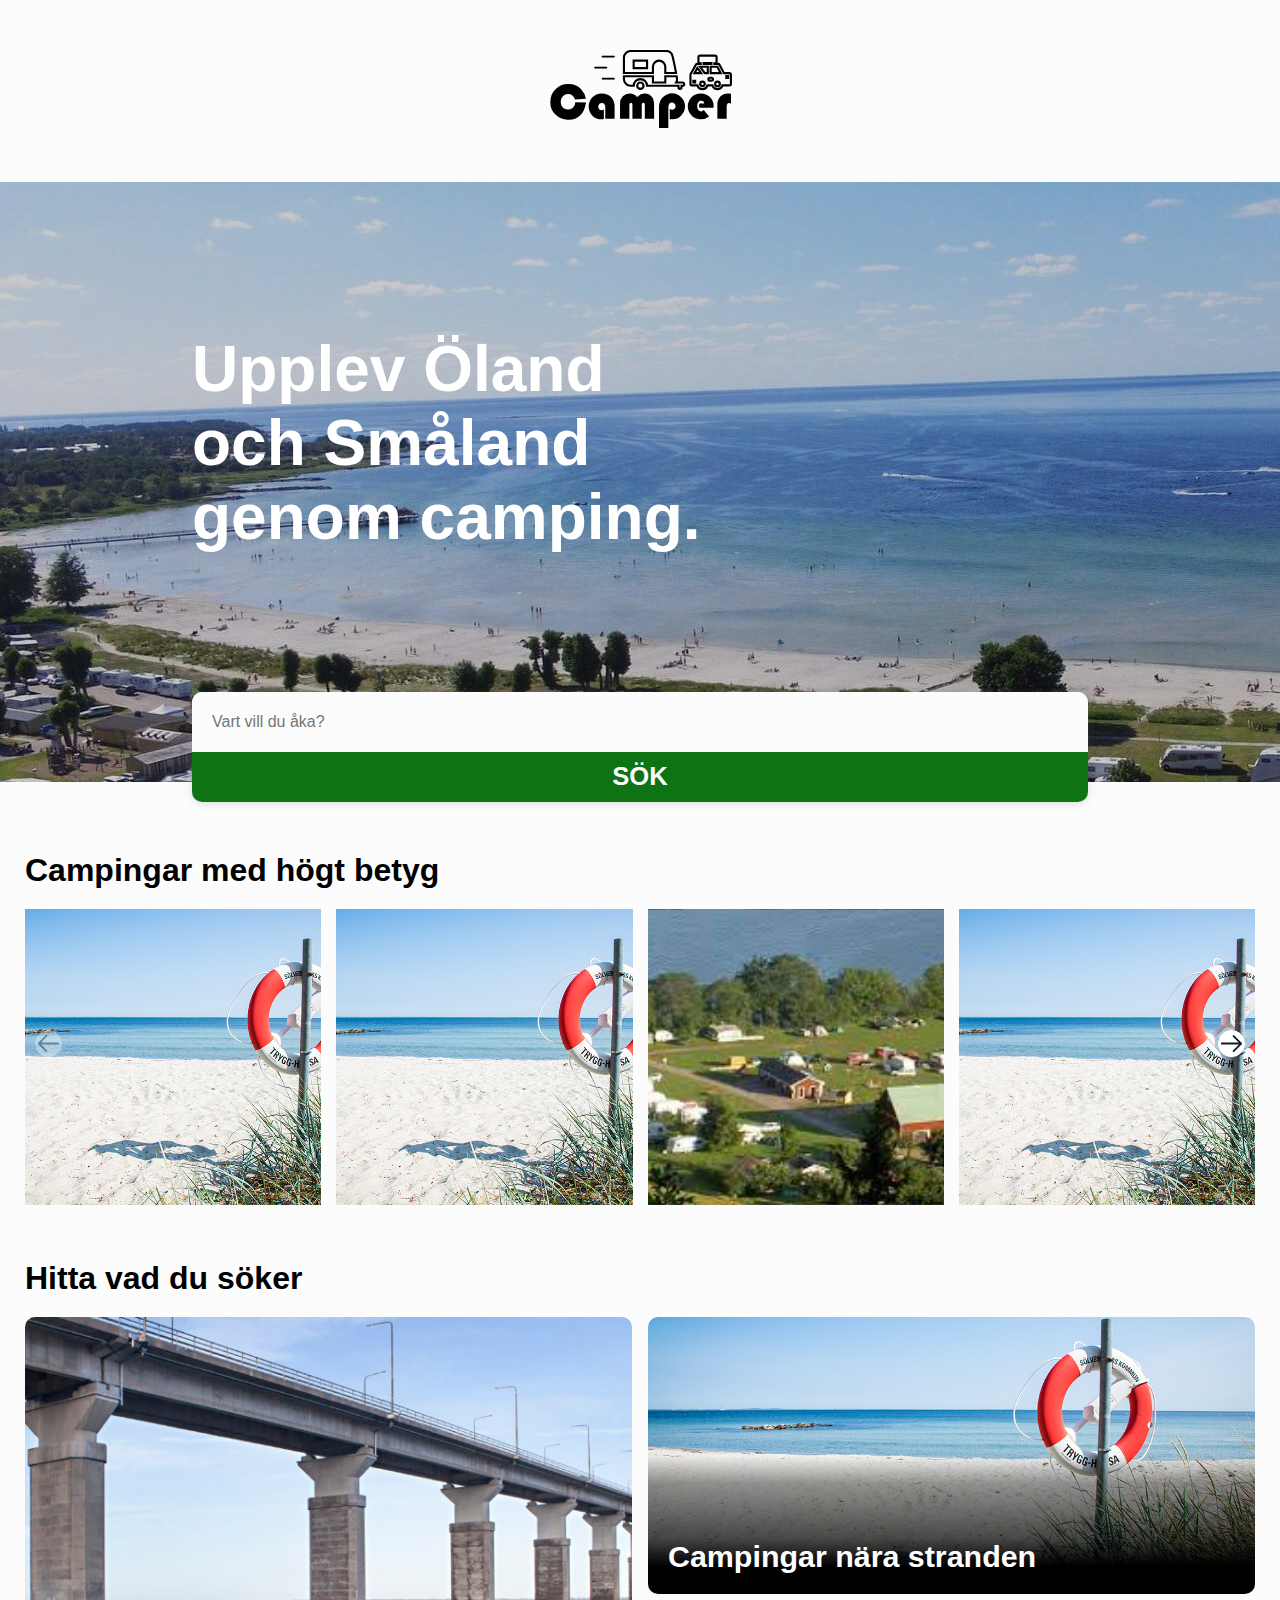
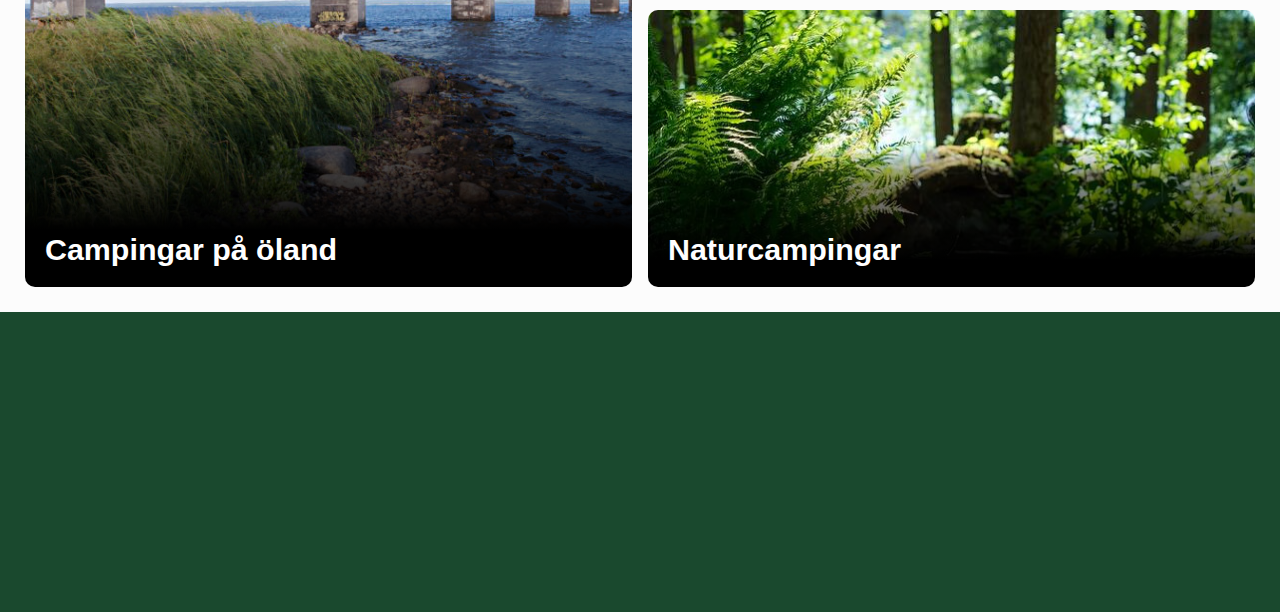
<file: index.html>
<!DOCTYPE html>
<html lang="en">
<head>
    <meta charset="UTF-8">
    <meta http-equiv="X-UA-Compatible" content="IE=edge">
    <meta name="viewport" content="width=device-width, initial-scale=1.0">
    <title>Document</title>
    <link rel="stylesheet" href="styleindex.css">
    <link rel="stylesheet" href="https://unpkg.com/swiper@8/swiper-bundle.min.css"/>
    <script type="text/javascript" src="js/search.js"></script>
    <script src="https://unpkg.com/swiper/swiper-bundle.min.js"></script>
</head>
<body>
    <header>
    <a href="index.html"><img id="logo" src="ikoner/logoBlack.svg" alt=""></a>
    </header>
    <div class="search-cover"> 
        
        <h1>Upplev Öland <br> och Småland <br> genom camping.</h1> 
        <div class="search">
            <div>
                <input type="text" class="searchBar" id="searchBar" placeholder="Vart vill du åka?">
            </div> 
            <button id="searchBtn">SÖK</button>
        </div>
    </div>
<main>  
    <h1 class="indexh1">Campingar med högt betyg</h1>
    <div class="swiper">
        <div class="swiper-wrapper">
            <div class="swiper-slide small">
                <div class="linkbox big">
                    <div class="linkimg"></div>
                    <h1></h1>
                    <p></p>
                </div>
            </div>
            <div class="swiper-slide small">
                <div class="linkbox big">
                    <div class="linkimg"></div>
                    <h1></h1>
                    <p></p>
                </div>
            </div>
            <div class="swiper-slide small">
                <div class="linkbox big">
                    <div class="linkimg"></div>
                    <h1></h1>
                    <p></p>
                </div>
            </div>
            <div class="swiper-slide small">
                <div class="linkbox big">
                    <div class="linkimg"></div>
                    <h1></h1>
                    <p></p>
                </div> 
            </div>
            <div class="swiper-slide small">
                <div class="linkbox big">
                    <div class="linkimg"></div>
                    <h1></h1>
                    <p></p>
                </div> 
            </div>
            <div class="swiper-slide small">
                <div class="linkbox big">
                    <div class="linkimg"></div>
                    <h1></h1>
                    <p></p>
                </div>
            </div>
            <div class="swiper-slide small">
                <div class="linkbox big">
                    <div class="linkimg">
                    </div>
                    <h1></h1>
                    <p></p>
                </div>
            </div>
            <div class="swiper-slide small">
                <div class="linkbox big">
                    <div class="linkimg">
                    </div>
                    <h1></h1>
                    <p></p>
                </div>
            </div>
        </div>
        <div class="swiper-button-prev"></div>
        <div class="swiper-button-next"></div> 
    </div>
    <h1 class="indexh1">Hitta vad du söker</h1>
    <div class="indexgrid">
        <div class="indexgridsection" id="long">
            <h1>Campingar på öland</h1>
        </div>
        <div class="indexgridsection" id="short1">
            <h1>Campingar nära stranden</h1>
        </div>
        <div class="indexgridsection" id="short2">
            <h1>Naturcampingar</h1>
        </div>
    </div>
</main> 
<footer></footer>  
</body>
<script src="js/swiper.js"></script>
<script src="test.js"></script>
</html>
</file>
<file: styleindex.css>
* {
    margin: 0;
    padding: 0;
    font-family: 'Inter', sans-serif;
    box-sizing: border-box;
}

  

body{
    overflow-x: hidden;
    background-color:#FCFCFC;
}

main {
    max-width: 1400px;
    margin-left: auto;
    margin-right: auto;
    
    padding: 25px;
    
}

header {
    display: flex;
    justify-content: center;
}



.search-cover {
    background: linear-gradient( rgba(0, 0, 0, 0.2), rgba(0, 0, 0, 0.2) ), url('img/campinghead.jpeg');
    height: 600px;
    position: relative;
    display: flex;
    justify-content: center;
    max-width: 1350px;
    margin-left: auto;
    margin-right: auto;
    
    
}

#logo {
    width: 300px;
  padding: 50px;
  
  
}

.search-cover h1 {
    width: 70%;
    color: white;
    font-size: 4em;
    font-weight: 900;
    position: absolute;
    top: 150px;
}

.search div {
    height: 60px;   
    border-radius: 10px 10px 0px 0px;
    box-shadow: rgba(99, 99, 99, 0.2) 0px 2px 8px 0px;
}

.search {
    background-color: white;
    display: flex;
    flex-direction: column;
    width: 70%;
    border-radius: 11px;
    margin-left: auto;
    margin-right: auto;
    position: absolute;
    top: 510px;
    box-shadow: rgba(99, 99, 99, 0.2) 0px 2px 8px 0px;
}

.search div{
    background-color: #fcfcfc;
}

.search input {
    border: none;
    height: 40px;
    margin-left: 20px;
    margin-top: 10px;
    width: 90%;
    outline : none;
    font-size: 1em;
    background-color: #FCFCFC;
}

.search button {
    background-color: #0d7313;
    border: none;
    color: #FCFCFC;
    border-radius: 0px 0px 10px 10px;
    height: 50px;
    font-size: 1.6em;
    font-weight: 600;
    cursor: pointer;
}

.indexh1{
    font-size: 1.3em;
    padding: 45px 0 0 0;
}

.swiper-slide {
    display: flex;
    flex-direction: row;
    justify-content: space-between;
    padding: 0 !important;
}



div.swiper-button-prev {

background: url(ikoner/pilvänster.svg) no-repeat;
border-radius: 50px;

}


div.swiper-button-next {
    background: url(ikoner/pilhöger.svg) no-repeat;
border-radius: 50px;
}

div.swiper-button-prev::after, div.swiper-button-next::after {
    font-size: 50px;
    display: none;
    color: white;
}

.linkbox {
    margin: 20px 0px 0px 0;
    
    width: 100%;
    
}

.linkimg {
    background:  url(img/Strand.jpg) center ;
    background-size: cover;
    position: relative;
    width: 100%;
    padding-top: 100%;
    transition: 250ms;
    cursor: pointer;
}

.linkimg:hover {
    opacity: 70%;
}

.linkimg:hover + h1{
    text-decoration: underline
}


.linkbox h1{
    font-size: 1em;
    font-weight: bold;
    padding: 10px 0 0 0;
   max-width: 300px;
}

.linkbox p{
    color: #767676;
}

.indexgrid {
    padding: 20px 0 0 0;
    display: grid;
    gap: 1em;
    grid-template-columns: 1fr 1fr;
    grid-template-columns: 1fr 1fr;
    grid-template-areas: 
    "long short1"
    "long short2";
    
}

.indexgridsection{
    border-radius: 10px;
    position: relative;
    cursor: pointer;
}

.indexgridsection h1 {
    color: white;
    font-size: 0.9em;
    position: absolute;
    bottom: 10px;
    left: 10px;
}

#long {
    background: linear-gradient(to top, 
    rgba(0, 0, 0, 1) 10%, 
    rgba(0,0,0,.7) 20%, 
    rgba(0,0,0,.4) 40%, 
    rgba(0,0,0,0) 50%), url(img/öland.jpg) center center ;
    background-size: cover;
    grid-area: long;
    height: 270px;
    
}

#short1{
    background: linear-gradient(to top, 
    rgba(0, 0, 0, 1) 10%, 
    rgba(0,0,0,.7) 20%, 
    rgba(0,0,0,.4) 40%, 
    rgba(0,0,0,0) 50%), url(img/Strand.jpg) center center;
    background-size: cover;
    grid-area: short1;
    
}

#short2{
    background: linear-gradient(to top, 
    rgba(0, 0, 0, 1) 10%, 
    rgba(0,0,0,.7) 20%, 
    rgba(0,0,0,.4) 40%, 
    rgba(0,0,0,0) 50%), url(img/naturen.jpg) center;
    background-size: cover;
    grid-area: short2;
    
} 

footer {
    height: 300px;
    background-color: #1a492e;
}


@media screen and (min-width: 700px) {
        
     

    
    #long {
        
        height: 570px;
        
    }
    
    .indexh1{
        font-size: 2em;
        
    }

    .indexgridsection h1 {
        font-size: 1.9em;
        bottom: 20px;
        left: 20px;
    }

    
    
}

@media screen and (max-width: 700px) {
        
    .search-cover {
       
        height: 400px;
        
        
        
    }
    
    .search-cover h1 {
        width: 70%;
        color: white;
        font-size: 2em;
        font-weight: 900;
        position: absolute;
        top: 100px;
    }
    
    
    
    .search {
        
        flex-direction: column;
        width: 90%;
        border-radius: 11px;
        margin-left: auto;
        margin-right: auto;
        position: absolute;
        top: 310px;
        box-shadow: rgba(99, 99, 99, 0.2) 0px 2px 8px 0px;
    }

   
    #logo {
        width: 200px;
        padding: 25px;
      
      
    }
    
    
}
</file>
